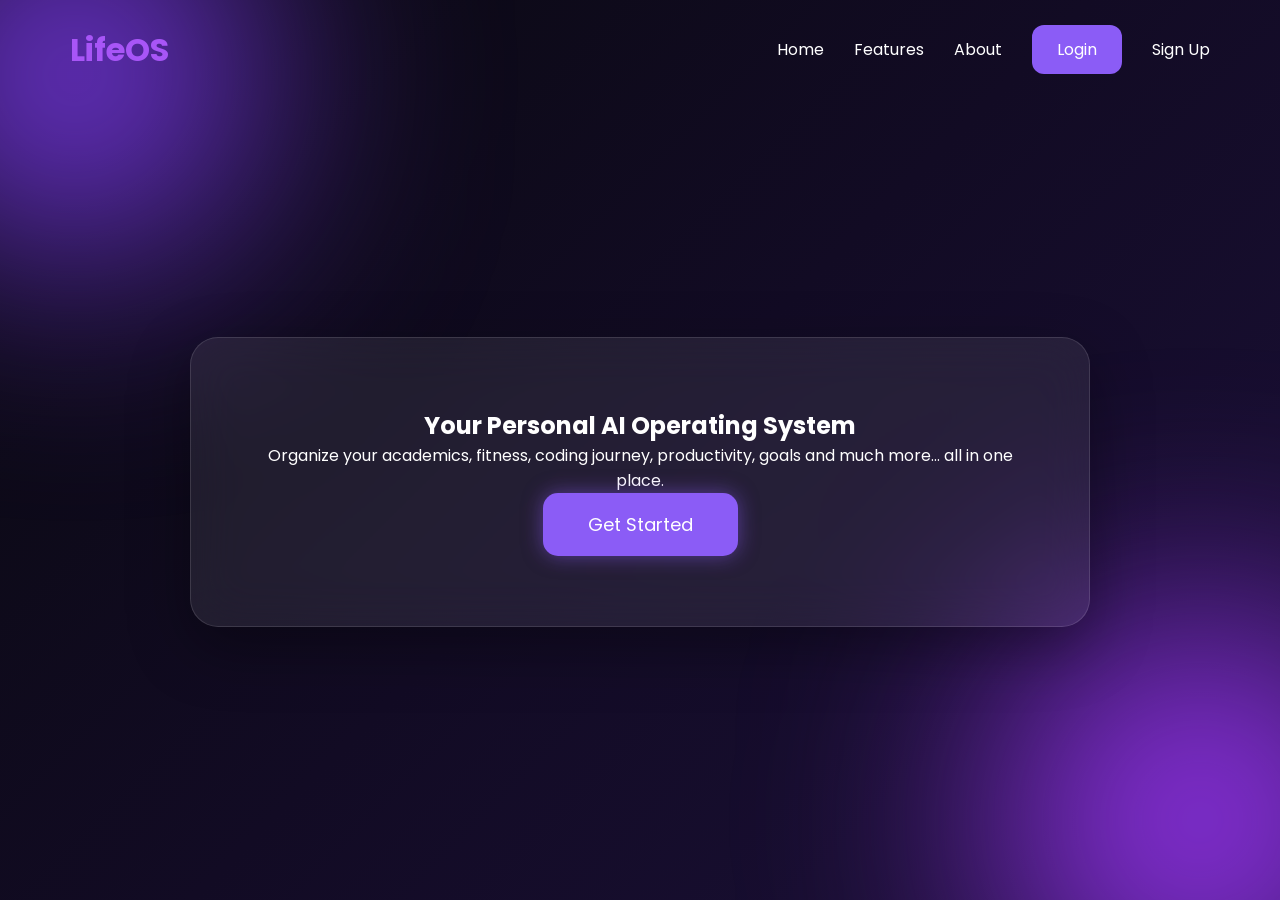
<file: index.html>
<!DOCTYPE html>
<html lang="en">
<head>
    <meta charset="UTF-8">
    <meta name="viewport" content="width=device-width, initial-scale=1.0">
    <title>LifeOS-Your Personal AI Dashboard</title>
    <link rel="preconnect" href="https://fonts.googleapis.com">
    <link rel="preconnect" href="https://fonts.gstatic.com" crossorigin>

    <link href="https://fonts.googleapis.com/css2?family=Poppins:wght@300;400;500;600;700;800&display=swap" rel="stylesheet">
    
    <link rel="stylesheet" href="assets/css/main.css">

</head>
<body>
    <div class="background">

    <div class="circle circle1"></div>

    <div class="circle circle2"></div>

</div>
<!-- code here -->

    <nav class="navbar">

    <div class="logo">
        LifeOS
    </div>
    <div class="nav-links">
    <a href="#">Home</a>
    <a href="#">Features</a>
    <a href="#">About</a>
    <a href="login.html" class="login-btn">Login</a>
    <a href="signup.html" class="signup-btn">Sign Up</a>
</div>
    

</nav>

<section class="hero">

    <div class="glass-card">

        <h1>
            Your Personal AI Operating System
        </h1>

        <p>

            Organize your academics, fitness, coding journey,
            productivity, goals and much more...
            all in one place.

        </p>
            <a href="signup.html" class="start-btn">Get Started</a>

    </div>

</section>

<script src="assets/js/main.js"></script>
    
</body>
</html>
</file>
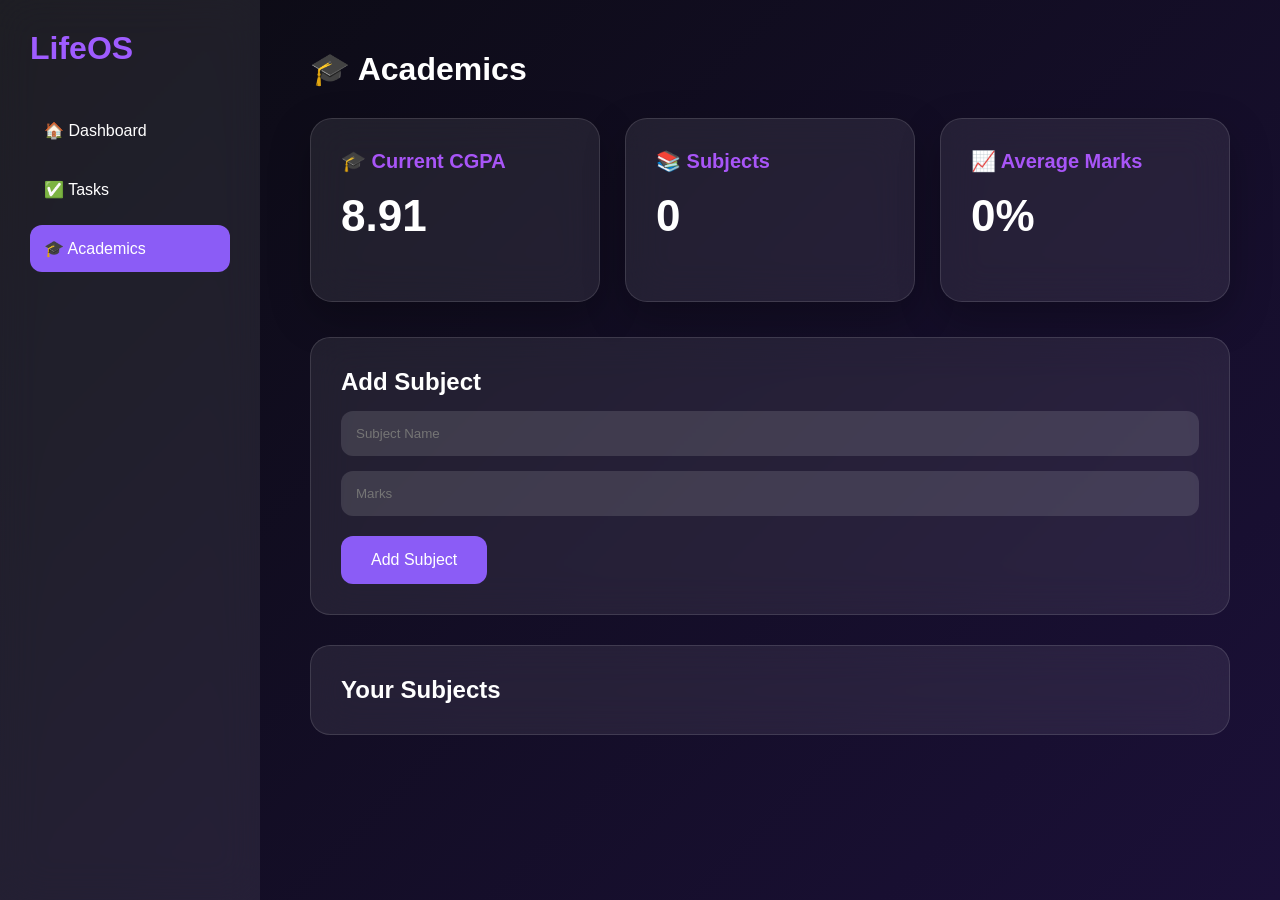
<file: academics.html>
<!DOCTYPE html>
<html lang="en">

<head>

    <meta charset="UTF-8">

    <meta name="viewport" content="width=device-width, initial-scale=1.0">

    <title>Academics | LifeOS</title>

    <link rel="stylesheet" href="assets/css/academics.css">

</head>

<body>

<div class="sidebar">

    <h1>LifeOS</h1>

    <a href="dashboard.html">🏠 Dashboard</a>

    <a href="tasks.html">✅ Tasks</a>

    <a href="academics.html" class="active">🎓 Academics</a>

</div>

<div class="content">

    <h1>🎓 Academics</h1>

    <div class="stats-grid">

        <div class="stat-card">
            <h3>🎓 Current CGPA</h3>
            <h1 id="cgpaValue">8.91</h1>
        </div>

        <div class="stat-card">
            <h3>📚 Subjects</h3>
            <h1 id="subjectCount">0</h1>
        </div>

        <div class="stat-card">
            <h3>📈 Average Marks</h3>
            <h1 id="averageMarks">0%</h1>
        </div>

    </div>

    <div class="subject-card">

        <h2>Add Subject</h2>

        <input
            id="subjectName"
            placeholder="Subject Name">

        <input
            id="subjectMarks"
            type="number"
            placeholder="Marks">

        <button id="addSubjectBtn">

            Add Subject

        </button>

    </div>

    <div class="subject-list">

        <h2>Your Subjects</h2>

        <div id="subjectsContainer">

        </div>

    </div>

</div>

<script src="assets/js/academics.js"></script>

</body>

</html>
</file>
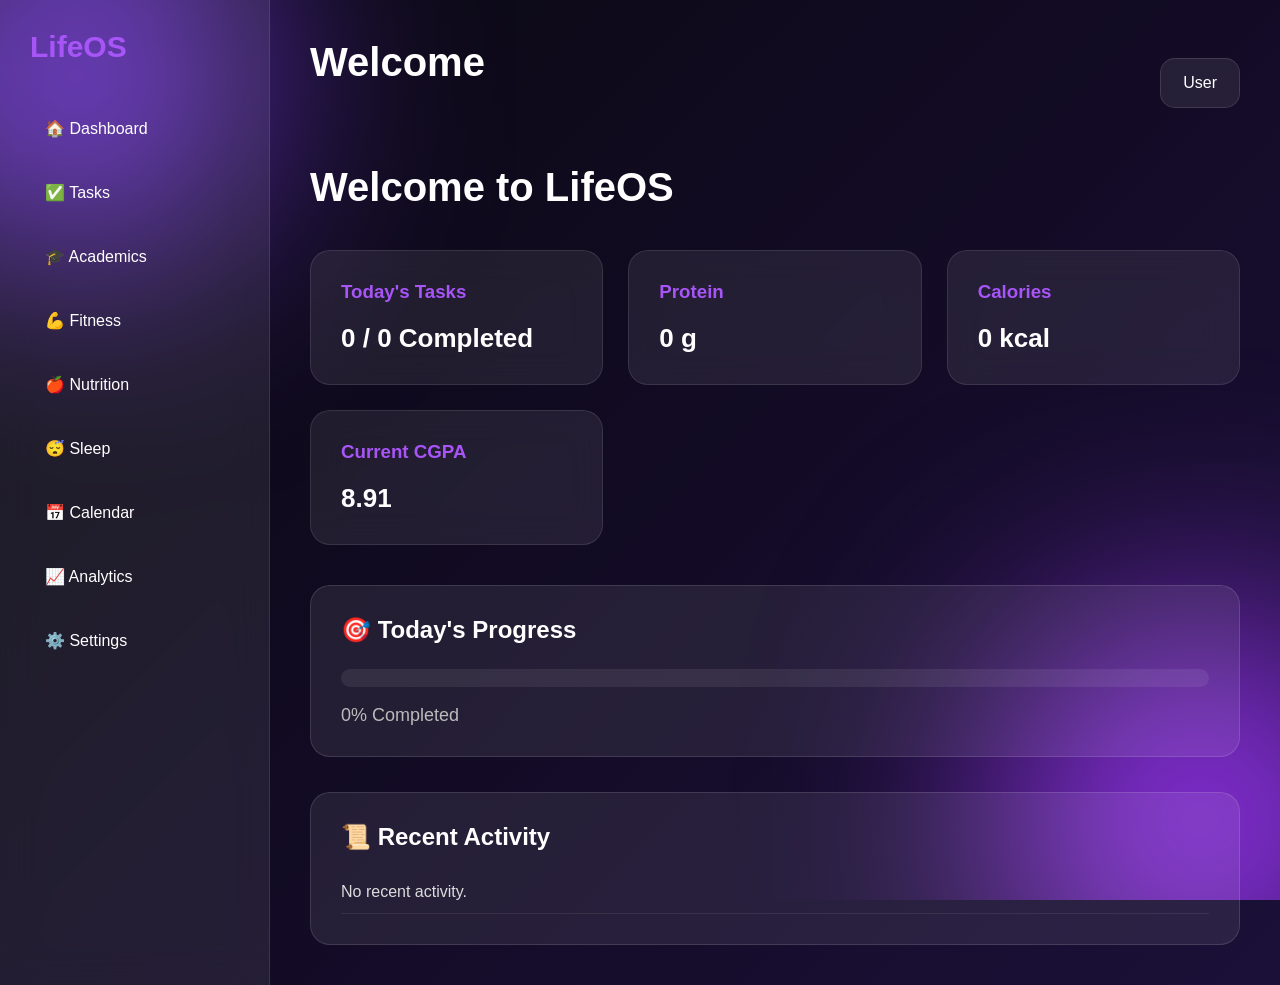
<file: dashboard.html>
<!DOCTYPE html>
<html lang="en">
<head>
    <meta charset="UTF-8">
    <meta name="viewport" content="width=device-width, initial-scale=1.0">
    <title>LifeOS Dashboard</title>

    <link rel="stylesheet" href="assets/css/main.css">
    <link rel="stylesheet" href="assets/css/dashboard.css">
</head>

<body>
    <div class="background">
    <div class="circle circle1"></div>
    <div class="circle circle2"></div>
</div>

<div class="dashboard">

    <aside class="sidebar">

        <h2>LifeOS</h2>

        <nav>

            <a href="dashboard.html">🏠 Dashboard</a>
            <a href="tasks.html">✅ Tasks</a>
            <a href="academics.html">🎓 Academics</a>
            <a href="fitness.html">💪 Fitness</a>
            <a href="nutrition.html">🍎 Nutrition</a>
            <a href="sleep.html">😴 Sleep</a>
            <a href="calendar.html">📅 Calendar</a>
            <a href="analytics.html">📈 Analytics</a>
            <a href="settings.html">⚙️ Settings</a>

        </nav>

    </aside>

    <main class="content">
        <div class="topbar">

    <div>

        <h1 id="welcomeText">
            Welcome
        </h1>

        <p id="todayDate"></p>
        <p id="liveClock"></p>

    </div>

    <div class="profile">

        <span id="profileName">
            User
        </span>

    </div>

</div>

        <h1 id="welcomeText">
            Welcome to LifeOS
        </h1>

        <div class="cards">

            <div class="card">
                <h3>Today's Tasks</h3>
                <p id="taskSummary">0 / 0 Completed</p>
            </div>

            <div class="card">
                <h3>Protein</h3>
                <p>0 g</p>
            </div>

            <div class="card">
                <h3>Calories</h3>
                <p>0 kcal</p>
            </div>

            <div class="card">
                <h3>Current CGPA</h3>
                <p>8.91</p>
            </div>

        </div>
        <div class="progress-section">

            <div class="progress-card">

                <h2>🎯 Today's Progress</h2>

                <div class="progress-bar">

                    <div id="dailyProgress"></div>

                </div>

            <p id="progressText">0% Completed</p>

            </div>

        </div>
        <div class="activity-card">

            <h2>📜 Recent Activity</h2>

            <ul id="activityList">

            <li>No recent activity.</li>

            </ul>

        </div>

    </main>

</div>


<script src="assets/js/dashboard.js"></script>

</body>
</html>
</file>
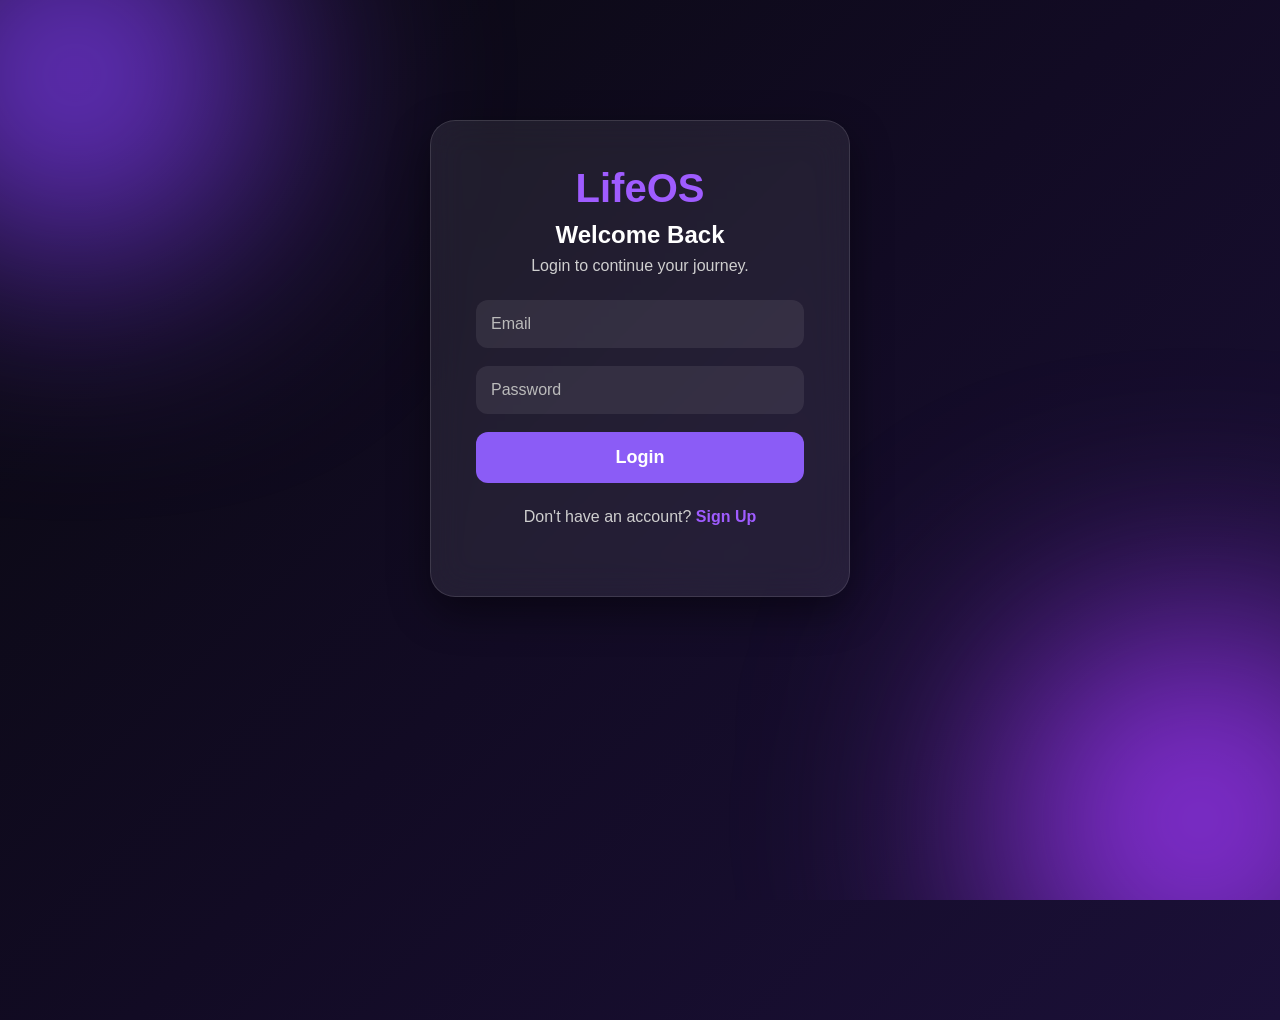
<file: login.html>
<!DOCTYPE html>
<html lang="en">

<head>

<meta charset="UTF-8">

<meta name="viewport"
content="width=device-width, initial-scale=1.0">

<title>Login | LifeOS</title>

<link rel="stylesheet"
href="assets/css/main.css">

</head>

<body>

<div class="background">
    <div class="circle circle1"></div>
    <div class="circle circle2"></div>
</div>

<div class="login-card">

<h1>LifeOS</h1>

<h2>Welcome Back</h2>

<p>Login to continue your journey.</p>

<form id="loginForm">

    <input
        type="email"
        id="loginEmail"
        placeholder="Email">

    <input
        type="password"
        id="loginPassword"
        placeholder="Password">

    <button type="submit">
        Login
    </button>

</form>

<p class="signup-link">

Don't have an account?

<a href="signup.html">

Sign Up

</a>

</p>

</div>

</div>
<script src="assets/js/login.js"></script>

</body>

</html>
</file>
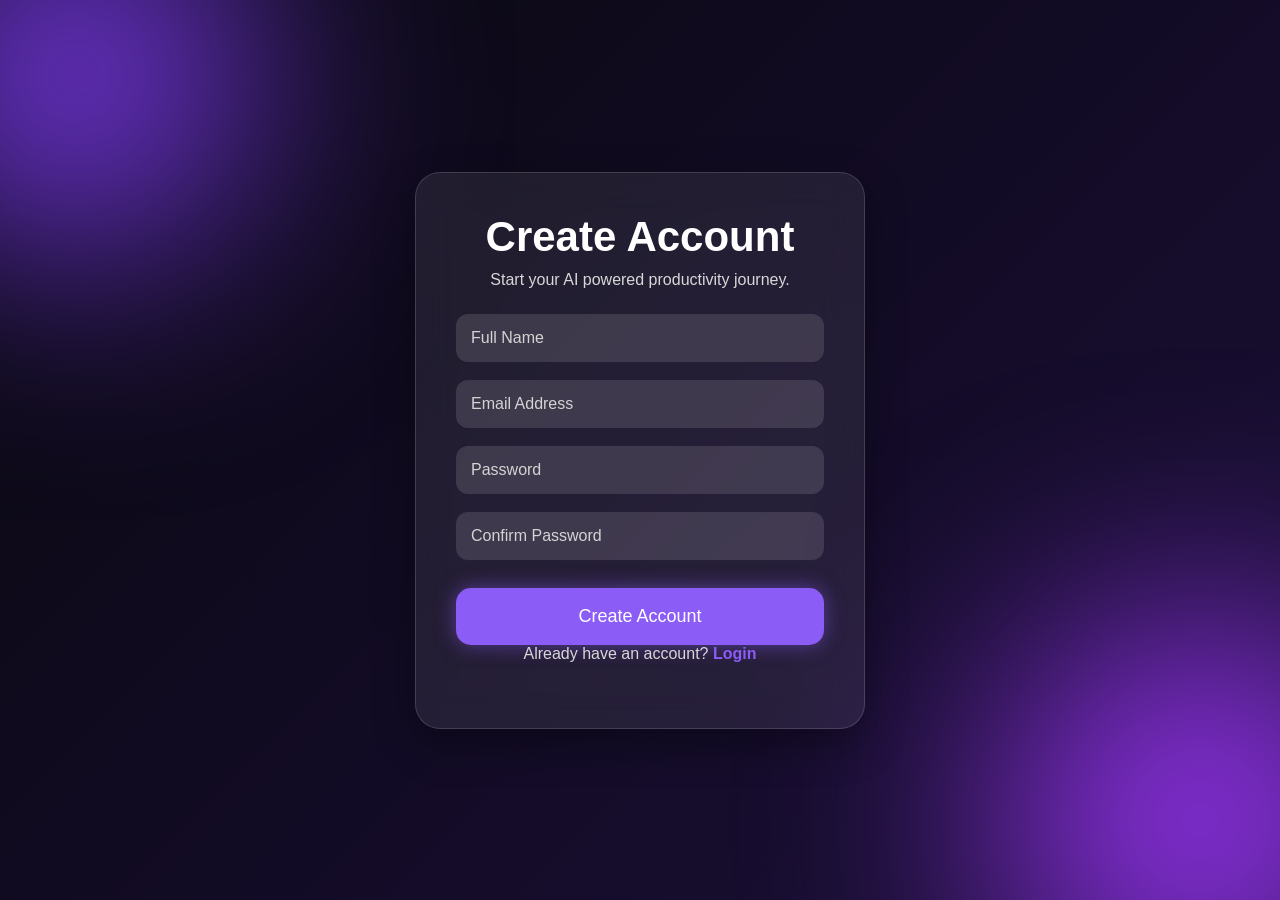
<file: signup.html>
<!DOCTYPE html>
<html lang="en">
<head>
    <meta charset="UTF-8">
    <meta name="viewport" content="width=device-width, initial-scale=1.0">
    <title>LifeOS - Sign Up</title>

    <link rel="stylesheet" href="assets/css/main.css">
</head>

<body>
     <div class="background">

    <div class="circle circle1"></div>

    <div class="circle circle2"></div>

</div>

<div class="signup-container">

    <div class="signup-card">

        <h1>Create Account</h1>

        <p>Start your AI powered productivity journey.</p>

        <form id="signupForm">

    <input
        type="text"
        id="fullName"
        placeholder="Full Name"
    >

    <input
        type="email"
        id="email"
        placeholder="Email Address"
    >

    <input
        type="password"
        id="password"
        placeholder="Password"
    >

    <input
        type="password"
        id="confirmPassword"
        placeholder="Confirm Password"
    >

    <button
        type="submit"
        class="start-btn">
        Create Account
    </button>

</form>

        <p>
            Already have an account?
            <a href="login.html">Login</a>
        </p>

    </div>

</div>
<script src="assets/js/signup.js"></script>

</body>
</html>
</file>
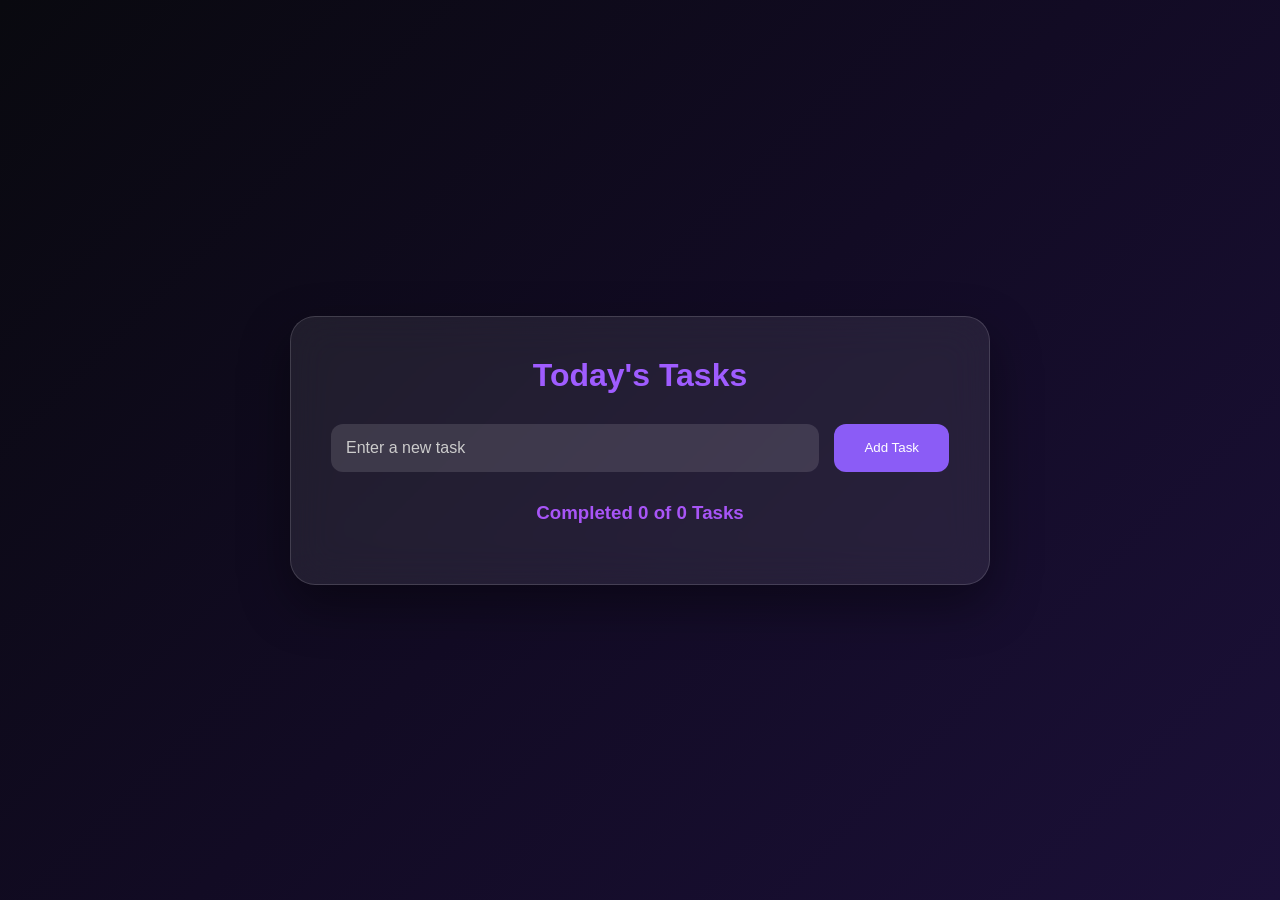
<file: tasks.html>
<!DOCTYPE html>
<html lang="en">

<head>

<meta charset="UTF-8">
<meta name="viewport" content="width=device-width, initial-scale=1.0">

<title>Tasks | LifeOS</title>

<link rel="stylesheet" href="assets/css/tasks.css">

</head>

<body>

<div class="tasks-container">

<h1>Today's Tasks</h1>

<div class="task-input">

<input
id="taskInput"
type="text"
placeholder="Enter a new task">

<button id="addTaskBtn">
Add Task
</button>

</div>

<h3 id="progressText">
    Completed 0 of 0 Tasks
</h3>

<ul id="taskList"></ul>

</div>

<script src="assets/js/tasks.js"></script>

</body>

</html>
</file>
<file: assets/css/main.css>
/* ==========================================================
   LifeOS v1.0
   Main Stylesheet
========================================================== */

/* Google Font */
*{
    margin:0;
    padding:0;
    box-sizing:border-box;
}

:root{

    --bg:#0B0B12;
    --card:rgba(255,255,255,.08);

    --purple:#8B5CF6;
    --purple-light:#A855F7;

    --white:#FFFFFF;
    --text:#D8D8D8;

}

html{
    scroll-behavior:smooth;
}

body{

    font-family:'Poppins',sans-serif;

    background:linear-gradient(
        135deg,
        #09090F,
        #120B24,
        #1B1038
    );

    color:var(--white);

    min-height:100vh;

}
/* ===========================
        NAVBAR
=========================== */

.navbar{

    width:100%;

    display:flex;

    justify-content:space-between;

    align-items:center;

    padding:25px 70px;

}

.logo{

    font-size:32px;

    font-weight:700;

    color:var(--purple-light);

}

.nav-links{

    display:flex;

    align-items:center;

    gap:30px;

}

.nav-links a{

    text-decoration:none;

    color:white;

    transition:.3s;

}

.nav-links a:hover{

    color:var(--purple-light);

}

.login-btn{

    padding:12px 25px;

    border:none;

    border-radius:12px;

    background:var(--purple);

    color:white;

    cursor:pointer;

    transition:.3s;

}

.login-btn:hover{

    transform:translateY(-3px);

}
/* ==========================================
            HERO SECTION
========================================== */

.hero{

    min-height:85vh;

    display:flex;

    justify-content:center;

    align-items:center;

    padding:40px;

}
.glass-card{

    width:min(900px,90%);

    padding:70px;

    border-radius:28px;

    background:rgba(255,255,255,.08);

    backdrop-filter:blur(25px);

    border:1px solid rgba(255,255,255,.12);

    box-shadow:
        0 20px 60px rgba(0,0,0,.35);

    text-align:center;
    animation:fadeUp 1s ease;
    opacity:1;

}

.start-btn{
    display: inline-block;
    text-decoration: none;

    padding:18px 45px;

    border:none;

    border-radius:15px;

    background:#8B5CF6;

    color:white;

    font-size:18px;

    cursor:pointer;

    transition:.3s;

}

.start-btn:hover{

    transform:translateY(-5px);

    background:#A855F7;

}
.start-btn{

    box-shadow:
        0 0 20px rgba(139,92,246,.5);

}

.start-btn:hover{

    transform:translateY(-5px) scale(1.05);

    box-shadow:
        0 0 35px rgba(168,85,247,.8);

}
/* ==========================
    Animated Background
========================== */

.background{

    position:fixed;

    inset:0;

    overflow:hidden;

    z-index:-1;

}

.circle{

    position:absolute;

    border-radius:50%;

    filter:blur(120px);

    animation:float 6s ease-in-out infinite alternate;

}

.circle1{

    width:350px;

    height:350px;

    background:#7C3AED;

    top:-100px;

    left:-100px;
    animation-duration:8s;

}

.circle2{

    width:400px;
    height:400px;
    background:#9333EA;

    bottom:-120px;
    right:-120px;

    animation-duration:10s;
    animation-delay:2s;
}

@keyframes float{

    0%{
        transform:translate(0,0) scale(1);
    }

    25%{
        transform:translate(40px,-50px) scale(1.08);
    }

    50%{
        transform:translate(-30px,-90px) scale(0.95);
    }

    75%{
        transform:translate(50px,-40px) scale(1.05);
    }

    100%{
        transform:translate(0,0) scale(1);
    }

}

@keyframes fadeUp{

    from{

        opacity:0;

        transform:translateY(60px);

    }

    to{

        opacity:1;

        transform:translateY(0);

    }

}
/* code here */
/* ========================= */
/* LOGIN PAGE */
/* ========================= */

.login-card {
    position: relative;
    z-index: 10;
    width: 420px;
    max-width: 90%;
    margin: 120px auto;
    padding: 45px;
    border-radius: 25px;

    background: rgba(255,255,255,0.08);
    backdrop-filter: blur(18px);
    -webkit-backdrop-filter: blur(18px);

    border: 1px solid rgba(255,255,255,0.12);

    text-align: center;

    box-shadow: 0 15px 40px rgba(0,0,0,.45);

    animation: fadeUp 0.8s ease;
}

.login-card h1{
    color:#9f5cff;
    font-size:40px;
    margin-bottom:10px;
}

.login-card h2{
    color:white;
    margin-bottom:8px;
}

.login-card p{
    color:#cfcfcf;
    margin-bottom:25px;
}

.login-card input{

    width:100%;
    padding:15px;

    margin-bottom:18px;

    border:none;
    outline:none;

    border-radius:12px;

    background:rgba(255,255,255,.08);

    color:white;

    font-size:16px;
}

.login-card input::placeholder{
    color:#bbbbbb;
}

.login-card button{

    width:100%;
    padding:15px;

    border:none;

    border-radius:12px;

    background:#8b5cf6;

    color:white;

    font-size:18px;

    font-weight:bold;

    cursor:pointer;

    transition:.3s;
}

.login-card button:hover{

    transform:translateY(-3px);

    box-shadow:0 0 25px #8b5cf6;
}

.signup-link{

    margin-top:25px;
}

.signup-link a{

    color:#9f5cff;

    text-decoration:none;

    font-weight:bold;
}

.signup-link a:hover{

    color:white;
}

@keyframes fadeUp{

    from{

        opacity:0;

        transform:translateY(40px);
    }

    to{

        opacity:1;

        transform:translateY(0);
    }
}
/* ========================= */
/* SIGN UP PAGE */
/* ========================= */

.signup-container{
    width:100%;
    min-height:100vh;

    display:flex;
    justify-content:center;
    align-items:center;

    padding:40px;
}

.signup-card{
    position: relative;
    z-index: 10;

    width:450px;

    background:rgba(255,255,255,0.08);

    border:1px solid rgba(255,255,255,0.15);

    border-radius:25px;

    backdrop-filter:blur(20px);

    padding:40px;

    text-align:center;

    box-shadow:0 15px 40px rgba(0,0,0,.35);

}

.signup-card h1{

    color:white;

    font-size:42px;

    margin-bottom:10px;

}

.signup-card p{

    color:#d8d8d8;

    margin-bottom:25px;

}

.signup-card form{

    display:flex;

    flex-direction:column;

    gap:18px;

}

.signup-card input{

    padding:15px;

    border:none;

    outline:none;

    border-radius:12px;

    font-size:16px;

    background:rgba(255,255,255,.12);

    color:white;

}

.signup-card input::placeholder{

    color:#d4d4d4;

}

.signup-card button{

    margin-top:10px;

}

.signup-card a{

    color:#8B5CF6;

    text-decoration:none;

    font-weight:bold;

}
</file>
<file: assets/css/academics.css>
*{
    margin:0;
    padding:0;
    box-sizing:border-box;
    font-family:Poppins,sans-serif;
}

body{

    display:flex;

    min-height:100vh;

    background:linear-gradient(135deg,#0B0B12,#1B1038);

    color:white;

}

.sidebar{

    width:260px;

    background:rgba(255,255,255,.08);

    backdrop-filter:blur(20px);

    padding:30px;

}

.sidebar h1{

    color:#9f5cff;

    margin-bottom:40px;

}

.sidebar a{

    display:block;

    text-decoration:none;

    color:white;

    padding:14px;

    margin-bottom:12px;

    border-radius:12px;

    transition:.3s;

}

.sidebar a:hover,
.sidebar .active{

    background:#8B5CF6;

}

.content{

    flex:1;

    padding:50px;

}

.content h1{

    margin-bottom:30px;

}

.cgpa-card,
.subject-card,
.subject-list{

    background:rgba(255,255,255,.08);

    backdrop-filter:blur(20px);

    border:1px solid rgba(255,255,255,.12);

    border-radius:20px;

    padding:30px;

    margin-bottom:30px;

}

.cgpa-card h2{

    color:#b36cff;

    margin-bottom:10px;

}

.subject-card input{

    width:100%;

    padding:15px;

    margin-top:15px;

    border:none;

    border-radius:12px;

    background:rgba(255,255,255,.12);

    color:white;

}

.subject-card button{

    margin-top:20px;

    padding:15px 30px;

    border:none;

    border-radius:12px;

    background:#8B5CF6;

    color:white;

    cursor:pointer;

    font-size:16px;

}

.subject-card button:hover{

    background:#9f5cff;

}

.subject{

    display:flex;

    justify-content:space-between;

    align-items:center;

    padding:15px;

    margin-top:15px;

    border-radius:12px;

    background:rgba(255,255,255,.06);

}
/* ===========================
      Statistics Cards
=========================== */

.stats-grid{

    display:grid;

    grid-template-columns:repeat(3,1fr);

    gap:25px;

    margin-bottom:35px;

}

.stat-card{

    background:rgba(255,255,255,.08);

    border:1px solid rgba(255,255,255,.12);

    backdrop-filter:blur(20px);

    border-radius:22px;

    padding:30px;

    transition:.35s;

    box-shadow:0 15px 40px rgba(0,0,0,.25);

}

.stat-card:hover{

    transform:translateY(-8px);

    box-shadow:0 25px 55px rgba(139,92,246,.35);

    border:1px solid #8B5CF6;

}

.stat-card h3{

    color:#A855F7;

    font-size:20px;

    margin-bottom:18px;

}

.stat-card h1{

    font-size:44px;

    color:white;

}
.subject-item{
    display:flex;
    justify-content:space-between;
    align-items:center;

    background:rgba(255,255,255,0.05);

    padding:18px 22px;

    margin-top:18px;

    border-radius:18px;

    transition:.3s;
}

.subject-item:hover{
    transform:translateY(-3px);
    box-shadow:0 10px 25px rgba(0,0,0,.25);
}

.subject-left{
    display:flex;
    align-items:center;
    gap:15px;
}

.subject-icon{
    width:50px;
    height:50px;

    border-radius:15px;

    background:linear-gradient(135deg,#8b5cf6,#6d28d9);

    display:flex;
    align-items:center;
    justify-content:center;

    font-size:22px;
}

.subject-name{
    font-size:20px;
    font-weight:600;
}

.subject-percent{
    color:#b26cff;
    font-size:24px;
    font-weight:700;
}

.delete-btn{
    background:#ff4b5c;

    border:none;

    color:white;

    padding:12px 18px;

    border-radius:12px;

    cursor:pointer;

    font-weight:600;

    transition:.3s;
}

.delete-btn:hover{
    background:#ff1e3c;
    transform:scale(1.05);
}
.subject-percent{
    width:260px;
}

.percent-text{

    font-size:22px;

    font-weight:700;

    color:#b26cff;

    margin-bottom:8px;
}

.progress{

    width:100%;

    height:10px;

    border-radius:20px;

    background:rgba(255,255,255,.08);

    overflow:hidden;
}

.progress-fill{

    height:100%;

    width:0%;

    border-radius:20px;

    background:linear-gradient(
        90deg,
        #8b5cf6,
        #b26cff
    );

    transition:1s;
}
.subject-status{

    margin-top:10px;

    font-size:13px;

    color:#cfcfcf;

    font-weight:600;

    letter-spacing:.4px;
}
</file>
<file: assets/css/dashboard.css>
/* ===========================
   DASHBOARD LAYOUT
=========================== */

*{
    margin:0;
    padding:0;
    box-sizing:border-box;
}

.dashboard{
    display:flex;
    min-height:100vh;
    background:transparent;
}

/* ===========================
   SIDEBAR
=========================== */

.sidebar{

    width:270px;

    background:rgba(255,255,255,0.08);

    backdrop-filter:blur(20px);

    border-right:1px solid rgba(255,255,255,.1);

    padding:30px;

}

.sidebar h2{

    color:#A855F7;

    margin-bottom:40px;

    font-size:30px;

}

.sidebar nav{

    display:flex;

    flex-direction:column;

    gap:15px;

}

.sidebar nav a{

    text-decoration:none;

    color:white;

    padding:15px;

    border-radius:12px;

    transition:.3s;

}

.sidebar nav a:hover{

    background:#8B5CF6;

    transform:translateX(8px);

}

/* ===========================
   CONTENT
=========================== */

.content{

    flex:1;

    padding:40px;

}

.content h1{

    font-size:40px;

    margin-bottom:40px;

}

/* ===========================
   CARDS
=========================== */

.cards{

    display:grid;

    grid-template-columns:repeat(auto-fit,minmax(240px,1fr));

    gap:25px;

}

.card{

    background:rgba(255,255,255,.08);

    backdrop-filter:blur(18px);

    border-radius:20px;

    padding:30px;

    border:1px solid rgba(255,255,255,.1);

    transition:.3s;

}

.card:hover{

    transform:translateY(-8px);

    box-shadow:0 15px 30px rgba(139,92,246,.4);

}

.card h3{

    margin-bottom:20px;

    color:#A855F7;

}

.card p{

    font-size:26px;

    font-weight:bold;

}
/* =======================
   TOP BAR
======================= */

.topbar{

    display:flex;

    justify-content:space-between;

    align-items:center;

    margin-bottom:40px;

}

#todayDate{

    margin-top:10px;

    color:#bbbbbb;

}

.profile{

    background:rgba(255,255,255,.08);

    padding:15px 22px;

    border-radius:15px;

    border:1px solid rgba(255,255,255,.12);

}
#liveClock{

    margin-top:8px;

    font-size:18px;

    color:#8B5CF6;

    font-weight:600;

}
/* ==========================
      DAILY PROGRESS
========================== */

.progress-section{

    margin-top:40px;

}

.progress-card{

    background:rgba(255,255,255,.08);

    border-radius:20px;

    padding:30px;

    border:1px solid rgba(255,255,255,.12);

}

.progress-card h2{

    margin-bottom:25px;

}

.progress-bar{

    width:100%;

    height:18px;

    background:rgba(255,255,255,.08);

    border-radius:30px;

    overflow:hidden;

}

#dailyProgress{

    width:0%;

    height:100%;

    background:linear-gradient(90deg,#8B5CF6,#A855F7);

    transition:1s;

}

#progressText{

    margin-top:18px;

    font-size:18px;

    color:#bbbbbb;

}
/* ===========================
      RECENT ACTIVITY
=========================== */


.activity-card{

    margin-top:35px;

    background:rgba(255,255,255,.08);

    border:1px solid rgba(255,255,255,.12);

    border-radius:20px;

    padding:30px;

}

.activity-card h2{

    margin-bottom:20px;

}

#activityList{

    list-style:none;

}

#activityList li{

    padding:12px 0;

    border-bottom:1px solid rgba(255,255,255,.08);

    color:#dddddd;

}
</file>
<file: assets/css/tasks.css>
*{
    margin:0;
    padding:0;
    box-sizing:border-box;
}

body{
    font-family:Poppins,sans-serif;
    background:linear-gradient(135deg,#09090F,#120B24,#1B1038);
    min-height:100vh;
    display:flex;
    justify-content:center;
    align-items:center;
    color:white;
}

.tasks-container{

    width:700px;
    max-width:90%;

    background:rgba(255,255,255,.08);

    backdrop-filter:blur(20px);

    border:1px solid rgba(255,255,255,.15);

    border-radius:25px;

    padding:40px;

    box-shadow:0 20px 50px rgba(0,0,0,.4);

}

.tasks-container h1{

    text-align:center;

    margin-bottom:30px;

    color:#9F5CFF;

}

.task-input{

    display:flex;

    gap:15px;

    margin-bottom:30px;

}

.task-input input{

    flex:1;

    padding:15px;

    border:none;

    outline:none;

    border-radius:12px;

    background:rgba(255,255,255,.12);

    color:white;

    font-size:16px;

}

.task-input input::placeholder{

    color:#cccccc;

}

.task-input button{

    padding:15px 30px;

    border:none;

    border-radius:12px;

    background:#8B5CF6;

    color:white;

    cursor:pointer;

    transition:.3s;

}

.task-input button:hover{

    background:#A855F7;

    transform:translateY(-3px);

}

#taskList{

    list-style:none;

}

.task{

    background:rgba(255,255,255,.08);

    padding:18px;

    margin-bottom:15px;

    border-radius:12px;

    display:flex;

    justify-content:space-between;

    align-items:center;

}

.task button{

    background:red;

    border:none;

    color:white;

    padding:8px 12px;

    border-radius:8px;

    cursor:pointer;

}
.completed{

    text-decoration:line-through;

    opacity:.7;

    color:#6EE7B7;

}

.task-left{

    display:flex;

    align-items:center;

    gap:12px;

}

.task input[type="checkbox"]{

    width:20px;

    height:20px;

    cursor:pointer;

}

#progressText{

    margin-bottom:20px;

    color:#A855F7;

    text-align:center;

}
</file>
